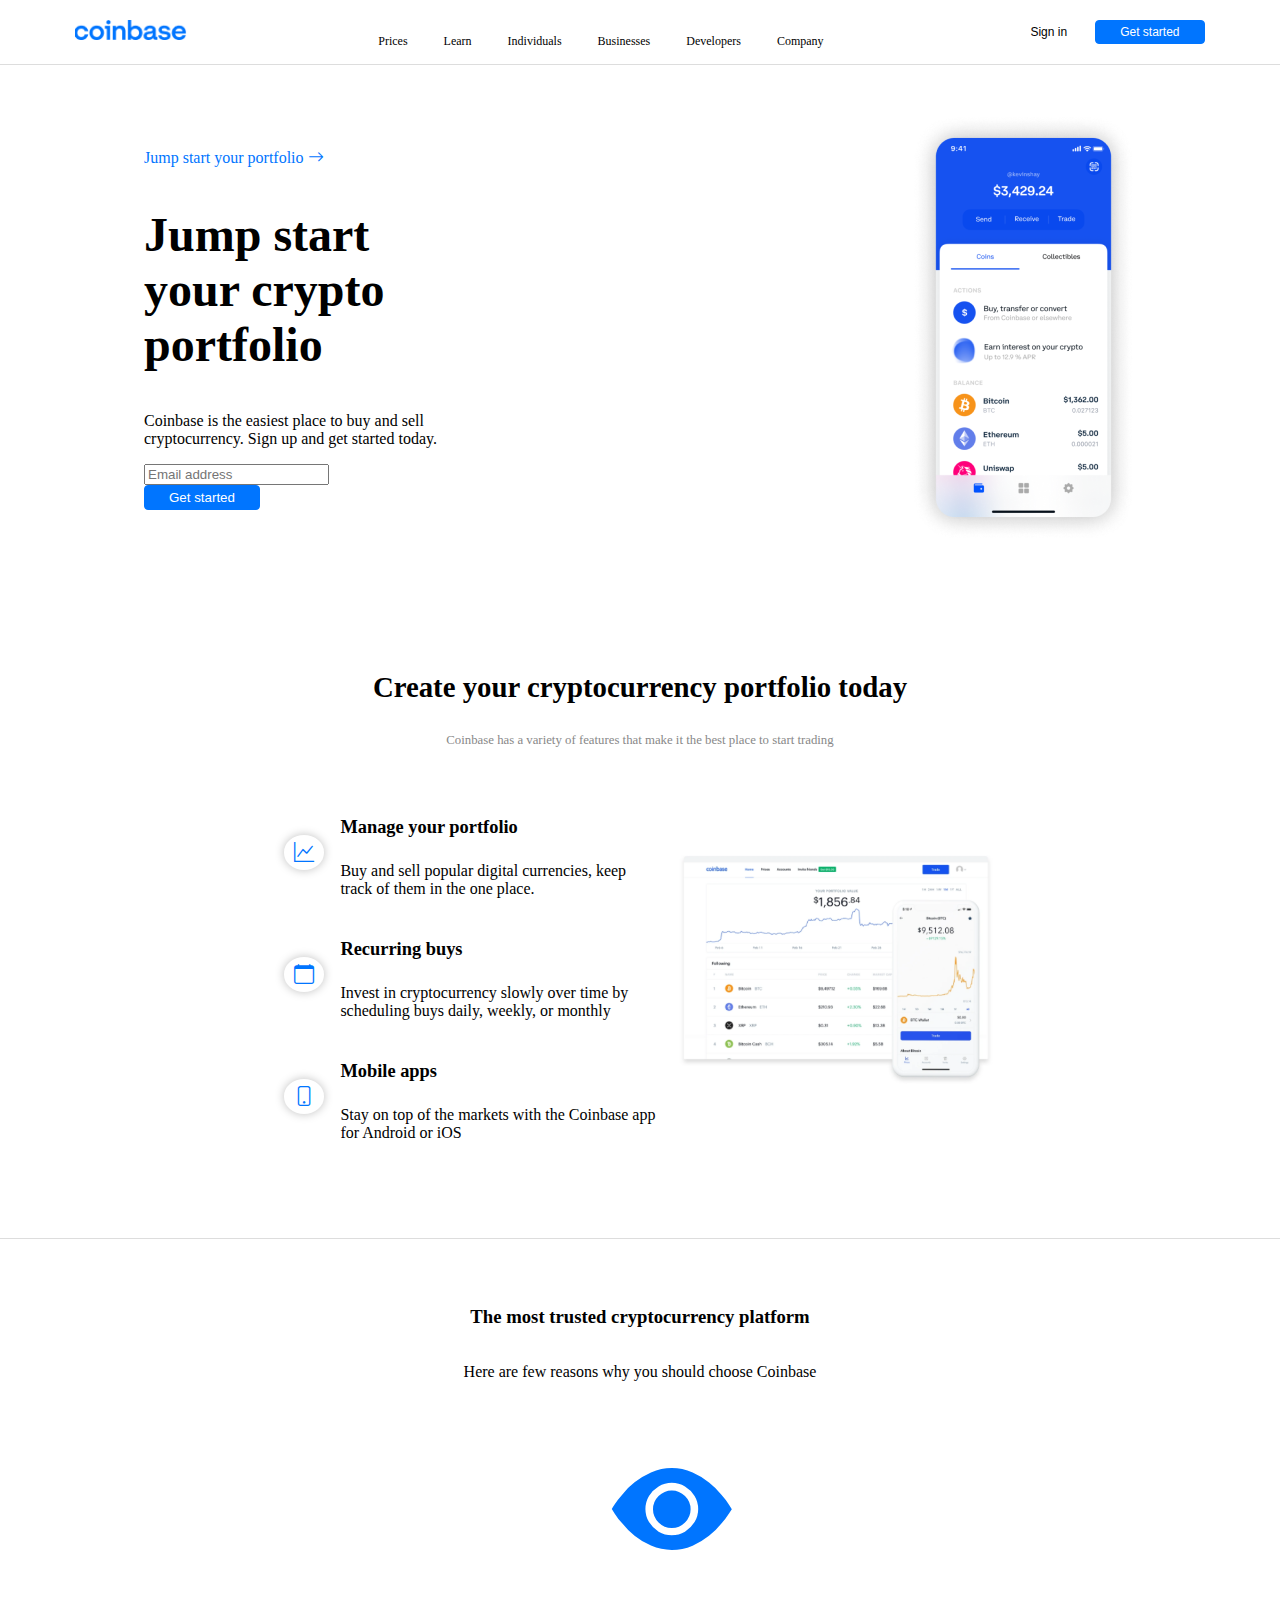
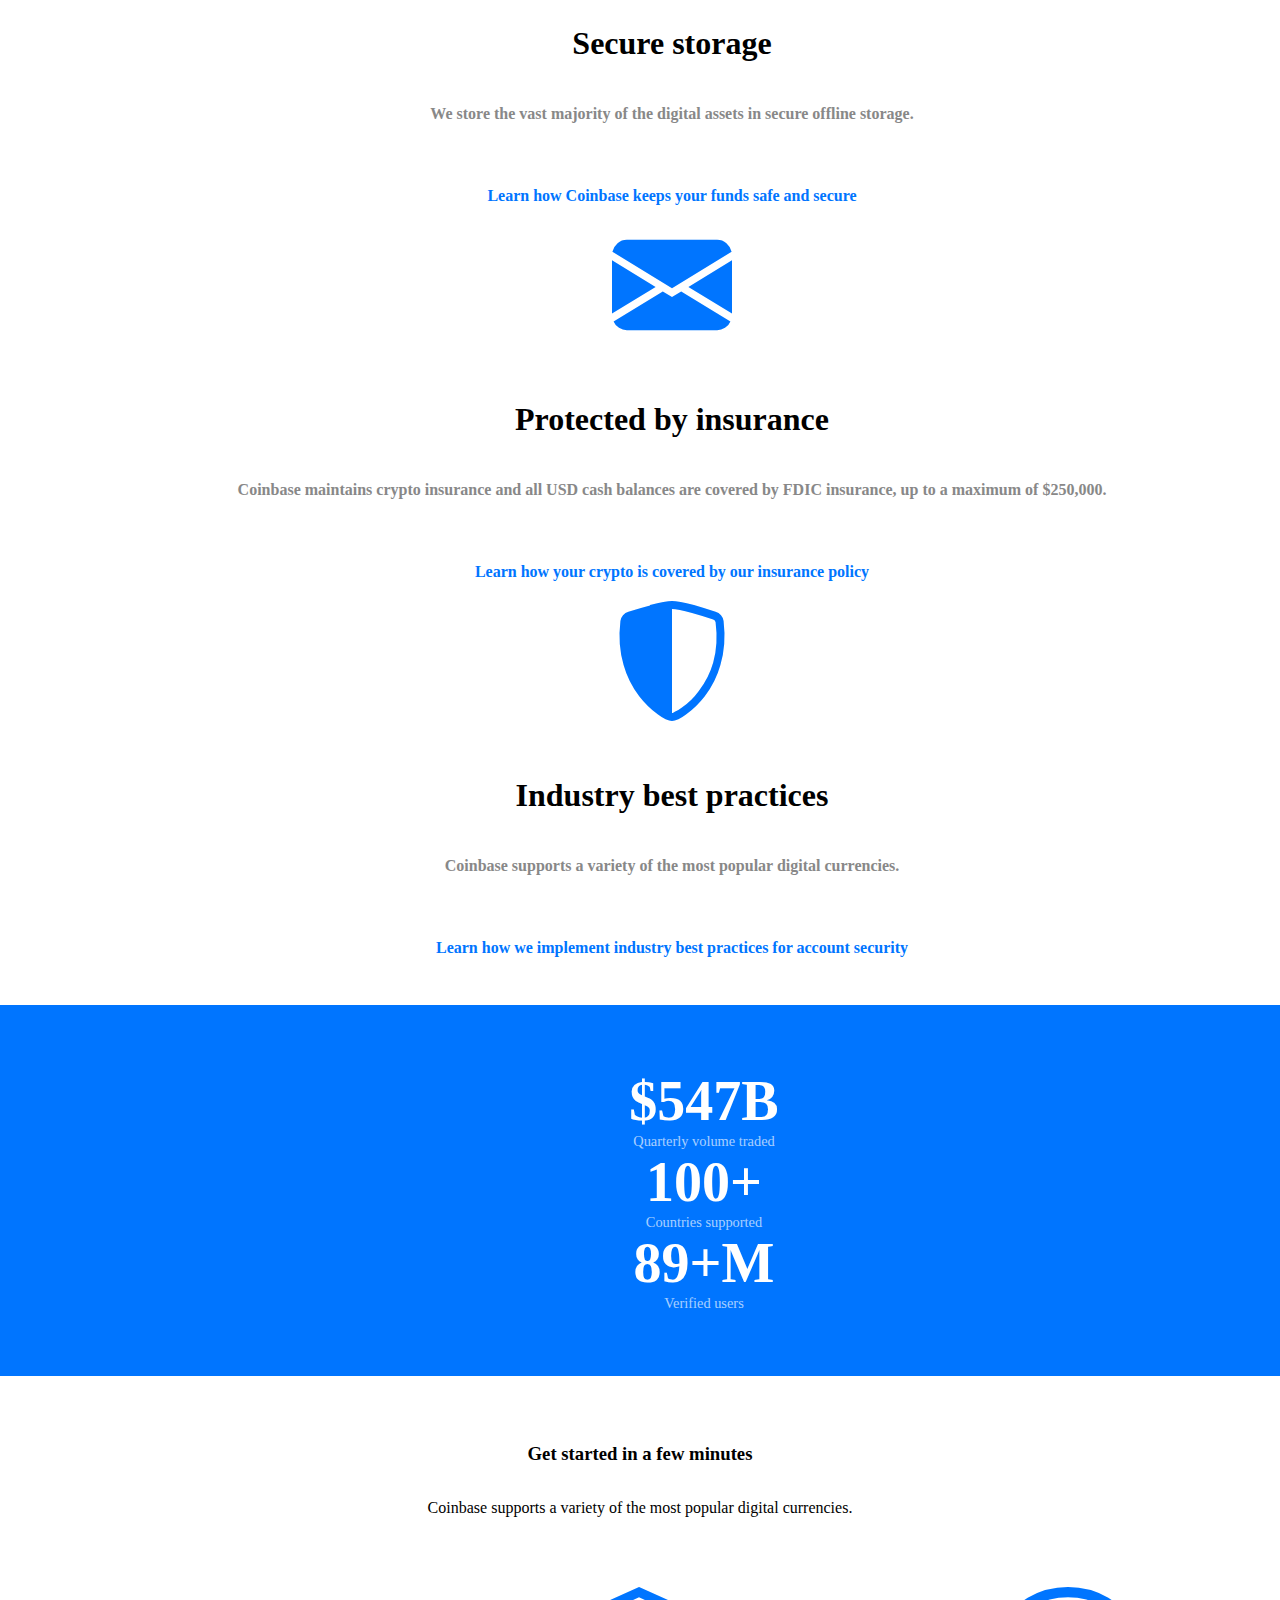
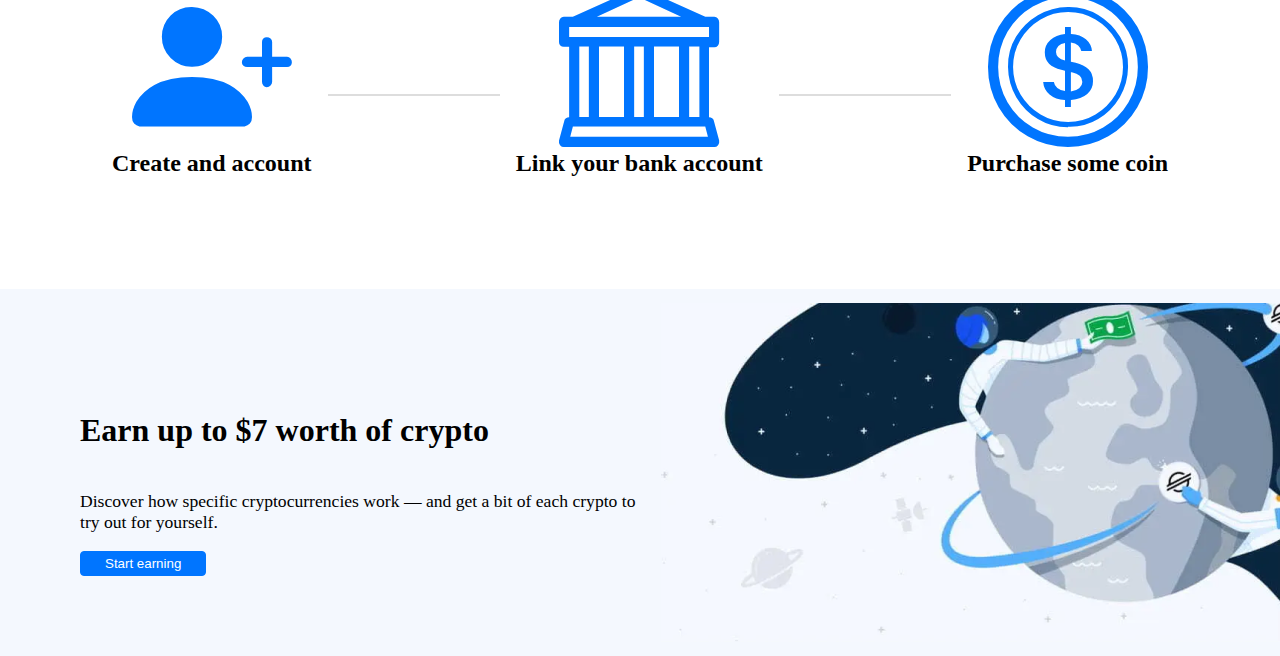
<file: Coinbase/index.html>
<!DOCTYPE html>
<html lang="en">
<head>
    <meta charset="UTF-8">
    <meta http-equiv="X-UA-Compatible" content="IE=edge">
    <meta name="viewport" content="width=device-width, initial-scale=1.0">
    <title>Proyecto Final</title>
    <link href="https://cdn.jsdelivr.net/npm/bootstrap@5.2.3/dist/css/bootstrap.min.css" rel="stylesheet" integrity="sha384-rbsA2VBKQhggwzxH7pPCaAqO46MgnOM80zW1RWuH61DGLwZJEdK2Kadq2F9CUG65" crossorigin="anonymous">
    <link rel="stylesheet" href="https://cdn.jsdelivr.net/npm/bootstrap-icons@1.10.3/font/bootstrap-icons.css">
    <link rel="stylesheet" href="css/styles.css">
</head>

<body>
    <nav class="nav">
        <div class="logo">
            <a href="#">
                <img src="assets/img/Logo.png" alt="logo"/>
            </a>
        </div>  
        <div class="menu d-none d-md-block">
            <ul class="main-menu">
                <li><a href="#">Prices</a></li>
                <li><a href="#">Learn</a></li>
                <li><a href="#">Individuals</a></li>
                <li><a href="#">Businesses</a></li>
                <li><a href="#">Developers</a></li>
                <li><a href="#">Company</a></li>
            </ul>
        </div>
        <div class="get-started">
            <button class="btn-sec-s">Sign in</button>
            <button class="btn-main-s">Get started</button>
        </div>
    </nav>

    <section class="sec-home">
        <div class="home-cta">
            <div class="cta-text">
                <span>Jump start your portfolio</span>
                <i class="bi bi-arrow-right"></i>
            </div>
            <h2 class="home-title h1">Jump start your crypto portfolio</h2>
            <p class="home-description">Coinbase is the easiest place to buy and sell cryptocurrency. Sign up and get started today.</p>
            <div class="lead-magnet row align-items-center">
                <div class="col input-col">
                    <input type="text" class="form-control input-text" placeholder="Email address"/>
                </div>
                <div class="col">
                    <button class="btn-main">Get started</button>
                </div>
            </div>
        </div>
        <div class="home-img d-none d-md-block">
            <img src="assets/img/Wallet.png" alt="wallet" />
        </div>
    </section>

    <section class="sec-features">
        <div class="intro">
            <h3>Create your cryptocurrency portfolio today</h3>
            <p>Coinbase has a variety of features that make it the best place to start trading</p>
        </div>
        <div class="features">
            <div class="text">
                <div class="feature">
                    <span class="icon-sm">
                        <i class="bi bi-graph-up"></i>
                    </span>
                    <div class="description">
                        <h4 class="description-title">Manage your portfolio</h4>
                        <p class="description-text">Buy and sell popular digital currencies, keep track of them in the one place.</p>
                    </div>
                </div>
                <div class="feature">
                    <span class="icon-sm">
                        <i class="bi bi-calendar"></i>
                    </span>
                    <div class="description">
                        <h4 class="description-title">Recurring buys</h4>
                        <p class="description-text">Invest in cryptocurrency slowly over time by scheduling buys daily, weekly, or monthly</p>
                    </div>
                </div>
                <div class="feature">
                    <span class="icon-sm">
                        <i class="bi bi-phone"></i>
                    </span>
                    <div class="description">
                        <h4 class="description-title">Mobile apps</h4>
                        <p class="description-text">Stay on top of the markets with the Coinbase app for Android or iOS</p>
                    </div>
                </div>
            </div>
            <div class="image d-none d-md-block">
                <img src="assets/img/Chart.png" alt="chart" />
            </div>
        </div>
    </section>

    <section class="sec-benefits">
        <div class="intro">
            <h3>The most trusted cryptocurrency platform</h3>
            <p>Here are few reasons why you should choose Coinbase</p>
        </div>
        <div class="benefit-cards row">

            <div class="benefit col-md">
                <i class="bi bi-eye-fill"></i>
                <div class="description">
                    <h4 class="title">Secure storage</h4>
                    <p class="text">We store the vast majority of the digital assets in secure offline storage.</p>
                </div>
                <p class="cta">Learn how Coinbase keeps your funds safe and secure</p>
            </div>
            
            <div class="benefit col-md">
                <i class="bi bi-envelope-fill"></i>
                <div class="description">
                    <h4 class="title">Protected by insurance</h4>
                    <p class="text">Coinbase maintains crypto insurance and all USD cash balances are covered by FDIC insurance, up to a maximum of $250,000.</p>
                </div>
                <p class="cta">Learn how your crypto is covered by our insurance policy</p>
            </div>

            <div class="benefit col-md">
                <i class="bi bi-shield-shaded"></i>
                <div class="description">
                    <h4 class="title">Industry best practices</h4>
                    <p class="text">Coinbase supports a variety of the most popular digital currencies.</p>
                </div>
                <p class="cta">Learn how we implement industry best practices for account security</p>
            
            </div>
        
        </div>
    </section>

    <section class="sec-kpis row">

        <div class="kpi col-md">
            <span class="number">$547B</span>
            <span class="desc">Quarterly volume traded</span>
        </div>

        <div class="kpi col-md">
            <span class="number">100+</span>
            <span class="desc">Countries supported</span>
        </div>

        <div class="kpi col-md">
            <span class="number">89+M</span>
            <span class="desc">Verified users</span>
        </div>

    </section>

    <section class="sec-onboarding">
        <div class="intro">
            <h3>Get started in a few minutes</h3>
            <p>Coinbase supports a variety of the most popular digital currencies.</p>
        </div>
        <div class="steps">
            <div class="icon-desc">
                <i class="bi bi-person-plus-fill"></i>
                <h4 class="title">
                    Create and account
                </h4>
            </div>

            <div class="step-separator"></div>
            <div class="icon-desc">
                <i class="bi bi-bank"></i>
                <h4 class="title">
                    Link your bank account
                </h4>
            </div>

            <div class="step-separator"></div>
            <div class="icon-desc">
                <i class="bi bi-coin"></i>
                <h4 class="title">
                    Purchase some coin
                </h4>
            </div>

        </div>
    </section>

    <section class="sec-footer-cta">
        <div class="footer-cta">
            <h4 class="cta-title">Earn up to $7 worth of crypto</h4>
            <p class="cta-description">Discover how specific cryptocurrencies work — and get a bit of each crypto to try out for yourself.</p>
            <button class="btn-main">Start earning</button>
        </div>
    </section>
</body>

<script 
src="https://cdn.jsdelivr.net/npm/bootstrap@5.2.3/dist/js/bootstrap.bundle.min.js" 
integrity="sha384-kenU1KFdBIe4zVF0s0G1M5b4hcpxyD9F7jL+jjXkk+Q2h455rYXK/7HAuoJl+0I4" 
crossorigin="anonymous">
</script>
</html>
</file>
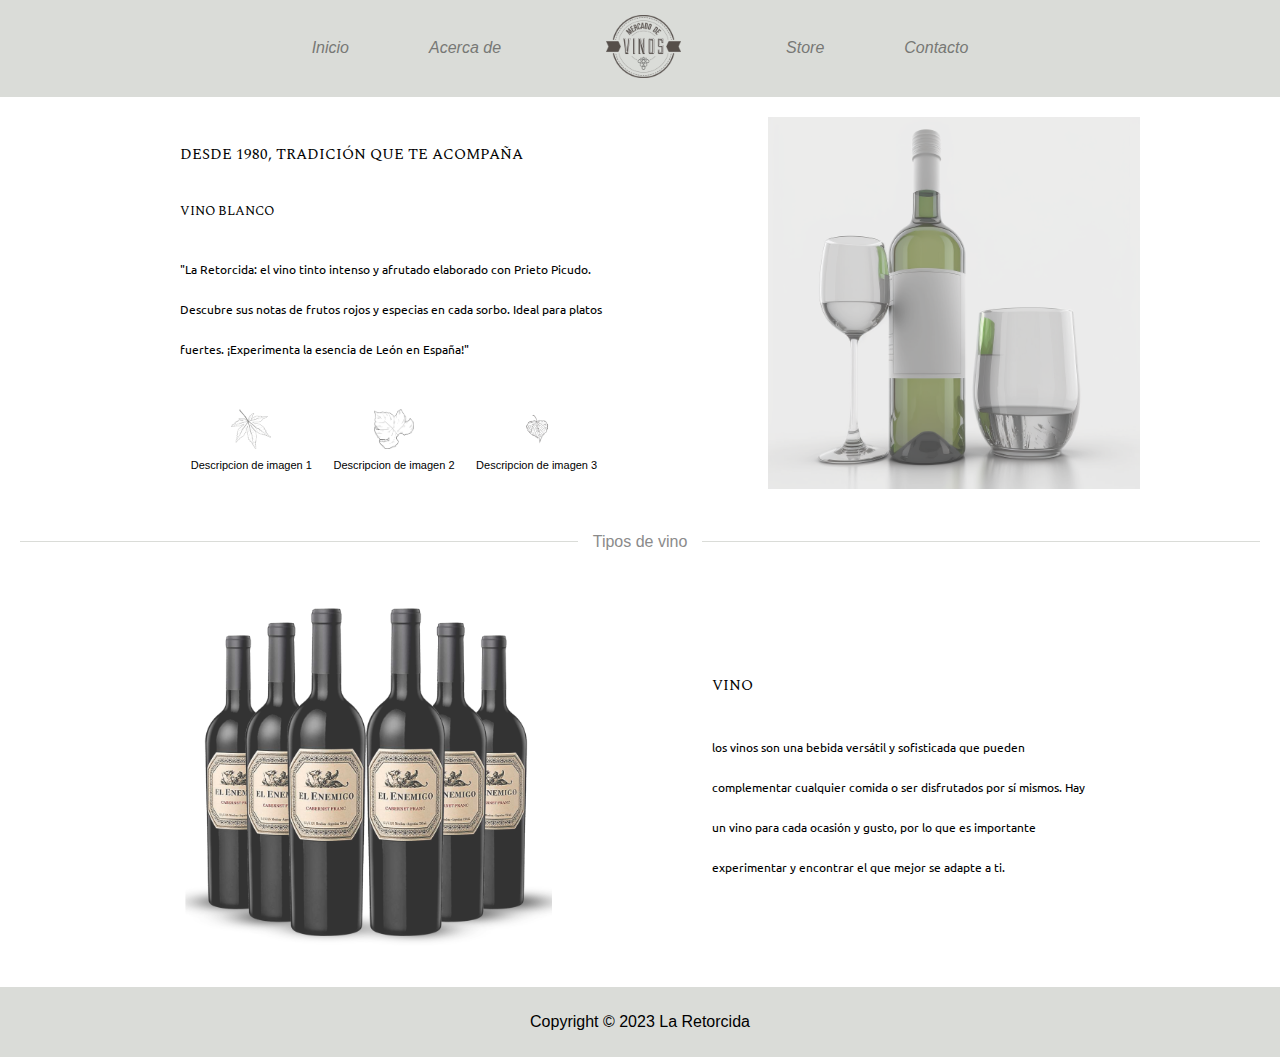
<file: Presentación vino/index.html>
﻿<!DOCTYPE html>

<html lang="en">
<head>
    <meta charset="utf-8" />
    <meta name="viewport" content="width=device-width, initial-scale=1">
    <title>Vino</title>
    <link rel="stylesheet" href="css/styles.css" />

</head>
<body>
    <header>
            <nav>
                <ul>
                    <li><a href="#inicio">Inicio</a></li>
                    <li><a href="#acerca-de">Acerca de</a></li>
                    <li><img src="img/logo.png" /></li>
                    <li><a href="#store">Store</a></li>
                    <li><a href="#contacto">Contacto</a></li>
                </ul>
            </nav>
    </header>

    <main>

        <div class="container">
            <div class="text">
                <p class="titulo-descripcion">
                    DESDE 1980, TRADICIÓN QUE TE ACOMPAÑA
                </p>
                <p class="titulo-producto">
                    VINO BLANCO
                </p>
                <p class="descripcion">
                    "La Retorcida: el vino tinto intenso y afrutado elaborado con Prieto Picudo.
                    Descubre sus notas de frutos rojos y especias en cada sorbo.
                    Ideal para platos fuertes. ¡Experimenta la esencia de León en España!"
                </p>
                <div class="imagenes">
                    <div class="img-text">
                        <img src="img/hoja1.png" alt="hoja 1"/>
                        <p> Descripcion de imagen 1</p>
                    </div>
                    <div class="img-text">
                        <img src="img/hoja2.png" alt="hoja 2"/>
                        <p> Descripcion de imagen 2</p>
                    </div>
                    <div class="img-text">
                        <img src="img/hoja3.png" alt="hoja 3"/>
                        <p> Descripcion de imagen 3</p>
                    </div>
                </div>
            </div>
            <div class="image">
                <img src="img/vinoycopa.png" alt="Imagen de vino">
            </div>
        </div>
       
        <div class="separator">
            <hr />
            <span>Tipos de vino</span>
            <hr />
        </div>

        <div class="container-2">
            <div class="image-2">
                <img src="img/vino2.png" alt="vinos"/>
            </div>
            <div class="text-2">
                <p class="text-vino-2">VINO</p>
                <p class="descripcion-2">
                    los vinos son una bebida versátil y sofisticada que pueden 
                    complementar cualquier comida o ser disfrutados por sí mismos. 
                    Hay un vino para cada ocasión y gusto, por lo que es importante
                    experimentar y encontrar el que mejor se adapte a ti.
                </p>
            </div>
        </div>
        
    </main>

    <footer>
        <p>Copyright © 2023 La Retorcida</p>
    </footer>
</body>
</html>
</file>
<file: Coinbase/css/styles.css>
.btn-main, .btn-main-s {
  padding: 0.25rem 1.5rem;
  border-radius: 0.25rem;
  background-color: #0075FF;
  color: white;
  border: solid 1px #0075FF;
}
.btn-main:hover, .btn-main-s:hover {
  background-color: white;
  color: #0075FF;
}
.btn-main-s {
  font-size: 0.75rem;
  padding: 0.1rem 1 rem;
}

.btn-sec, .btn-sec-s {
  padding: 0.25rem 1.5rem;
  border-radius: 0.25rem;
  color: #000000;
  background-color: transparent;
  border: none;
}
.btn-sec:hover, .btn-sec-s:hover {
  color: #888;
}
.btn-sec-s {
  font-size: 0.75rem;
  padding: 0.1rem 1 rem;
}

.main-menu {
  margin-bottom: 0;
}
.main-menu li {
  list-style: none;
  display: inline;
  font-size: 0.75rem;
  margin-right: 2rem;
}
.main-menu li a {
  color: #000;
  text-decoration: none;
}
.main-menu li a:hover {
  text-decoration: underline;
}

.icon-sm i {
  font-size: 1.25rem;
  padding: 0.4rem 0.65rem;
  border-radius: 50%;
  box-shadow: 0 0 10px rgba(0, 0, 0, 0.2509803922);
  color: #0075FF;
}

.benefit {
  display: flex;
  flex-direction: column;
}
.benefit i {
  color: #0075FF;
  font-size: 7.5rem;
  text-align: center;
}
.benefit .description .title {
  font-size: 2rem;
  text-align: center;
}
.benefit .description .text {
  color: #888;
  font-weight: 600;
  text-align: center;
}
.benefit .cta {
  margin-top: 3rem;
  color: #0075FF;
  font-weight: 600;
  text-align: center;
}

.icon-desc {
  display: flex;
  flex-direction: column;
  align-items: center;
  justify-content: center;
}
.icon-desc i {
  color: #0075FF;
  font-size: 10rem;
  padding: 0;
}
.icon-desc .title {
  margin-top: -1rem;
  font-size: 1.5rem;
  font-weight: 600;
}

html {
  min-width: 100vw;
}

body {
  padding: 0;
  margin: 0;
}

.nav {
  display: flex;
  align-items: center;
  justify-content: space-around;
  width: 100%;
  height: 4rem;
  border-bottom: solid 1px #ddd;
}

.logo img {
  max-width: 7rem;
}

.sec-home {
  display: flex;
  align-items: center;
  max-width: 992px;
  margin: auto;
  width: 100%;
  padding: 3rem;
}
.sec-home .home-cta {
  flex: 1;
}
.sec-home .home-cta .cta-text {
  color: #0075FF;
}
.sec-home .home-cta .home-title {
  width: 20rem;
  font-size: 3rem;
}
.sec-home .home-cta .home-description {
  width: 300px;
}
.sec-home .home-cta .lead-magnet .input-col {
  max-width: 200px;
}

.sec-features, .sec-onboarding .intro, .sec-benefits .intro {
  max-width: 992px;
  margin: auto;
  width: 100%;
  padding: 3rem;
  display: flex;
  flex-direction: column;
  align-items: center;
}
.sec-features .intro, .sec-onboarding .intro .intro, .sec-benefits .intro .intro {
  text-align: center;
}
.sec-features .intro h3, .sec-onboarding .intro .intro h3, .sec-benefits .intro .intro h3 {
  font-size: 1.8rem;
}
.sec-features .intro p, .sec-onboarding .intro .intro p, .sec-benefits .intro .intro p {
  font-size: 0.8rem;
  color: #888;
}
.sec-features .features, .sec-onboarding .intro .features, .sec-benefits .intro .features {
  display: flex;
  gap: 1rem;
  align-items: center;
}
.sec-features .features .text, .sec-onboarding .intro .features .text, .sec-benefits .intro .features .text {
  padding: 2rem 0;
  flex: 1;
}
.sec-features .features .text .feature, .sec-onboarding .intro .features .text .feature, .sec-benefits .intro .features .text .feature {
  display: flex;
  flex-direction: row;
  align-items: center;
}
.sec-features .features .text .feature .description, .sec-onboarding .intro .features .text .feature .description, .sec-benefits .intro .features .text .feature .description {
  margin-left: 1rem;
  max-width: 20rem;
}
.sec-features .features .text .feature .description .description-title, .sec-onboarding .intro .features .text .feature .description .description-title, .sec-benefits .intro .features .text .feature .description .description-title {
  font-size: 1.15rem;
}
.sec-features .features .text .feature .description .description-text, .sec-onboarding .intro .features .text .feature .description .description-text, .sec-benefits .intro .features .text .feature .description .description-text {
  font-size: 1rem;
}
.sec-features .features .image img, .sec-onboarding .intro .features .image img, .sec-benefits .intro .features .image img {
  max-width: 20rem;
}

.sec-benefits {
  border-top: 1px solid #ddd;
}
.sec-benefits .benefit-cards {
  width: 100%;
  padding: 0 2rem 2rem 2rem;
}

.sec-kpis {
  background-color: #0075FF;
  color: white;
  padding: 4rem;
  width: 100%;
}
.sec-kpis .kpi {
  display: flex;
  flex-direction: column;
  align-items: center;
}
.sec-kpis .kpi .number {
  font-size: 3.5rem;
  font-weight: 600;
}
.sec-kpis .kpi .desc {
  font-size: 0.9rem;
  color: rgba(255, 255, 255, 0.6666666667);
}

.sec-onboarding .steps {
  padding: 0 7rem 5rem 7rem;
  display: flex;
  align-items: center;
  justify-content: center;
}
.sec-onboarding .steps .step-separator {
  flex: 1;
  border-top: 2px solid #ddd;
  margin: 0 1rem;
}

.sec-footer-cta {
  background-color: #f4f8fe;
  padding: 5rem;
  background-image: url("../assets/img/bg.png");
  background-repeat: no-repeat;
  background-position: 100%;
}
.sec-footer-cta .footer-cta {
  width: 50%;
}
.sec-footer-cta .footer-cta .cta-title {
  font-size: 2rem;
}
.sec-footer-cta .footer-cta .cta-description {
  font-size: 1.1rem;
}

@media (max-width: 768px) {
  .sec-onboarding .steps {
    flex-direction: column;
  }
  .sec-onboarding .steps .icon-desc .title {
    text-align: center;
  }
  .sec-footer-cta {
    background-image: none;
  }
  .sec-footer-cta .footer-cta {
    width: 100%;
    text-align: center;
  }
  .sec-benefits .intro {
    text-align: center;
  }
  .sec-benefits h3 {
    font-size: 2rem;
  }
  .sec-features .intro h3, .sec-benefits .intro .intro h3, .sec-onboarding .intro .intro h3 {
    font-size: 2rem;
  }
  .sec-features .intro p, .sec-benefits .intro .intro p, .sec-onboarding .intro .intro p {
    font-size: 1rem;
  }
}

/*# sourceMappingURL=styles.css.map */
</file>
<file: Presentación vino/css/styles.css>
﻿@import url('https://fonts.googleapis.com/css2?family=Ubuntu:ital,wght@1,500&display=swap');
@import url('https://fonts.googleapis.com/css2?family=Spectral:wght@700&display=swap');

body {
    font-family: Arial, sans-serif;
    margin: 0;
    padding: 0;
}

/* HEADER */
header {
    position:sticky;
    background-color: #DADCD8;
    padding: 15px;
    text-align: center;
    z-index:2;
    top:0;
}
nav ul {
    list-style: none;
    margin: 0;
    padding: 0;
    display: flex;
    justify-content: center;
    align-items: center;
}
nav a {
    color: #777875;
    text-decoration: none;
    font-style: italic;
    margin: 0 40px;
}
li img {
    width: 75px;
    margin: 0 65px;
    opacity: 0.7;
}
li img:hover {
        cursor: pointer;
        opacity: 1;
    }
li a:hover{
    color:black;
}

/* MAIN */
main {
    padding: 20px;
    background-color: white ;
}

/* 1ERA COLUMNA*/
.container {
    display: flex;
    align-items: center;
}

/* texto de la izquierda */
.text {
    flex: 1;
    padding:0 160px;
}
.text .descripcion{
        font-family: 'Ubuntu', sans-serif;
        font-size: 12px;
        line-height: 40px;
        padding-top:15px;
    }
.text .titulo-descripcion {
        font-family: 'Spectral', serif;
        font-size: 15px;
    }
.text .titulo-producto {
        font-family: 'Spectral', serif;
        font-size: 13px;
        margin-top:35px;
    }

/* 3 fotos de las hojas */
.imagenes{
        display:flex;
        margin-top: 40px;
        justify-content:space-around;
    }
.imagenes .img-text img{
        width:40px;
        height:40px;
        opacity:0.6;
        margin:auto;
    }
.imagenes img:hover{
        opacity:1;
    }
.imagenes div p {
        font-size: 11px;
        margin-top: 10px;
    }
.img-text {
        display: flex;
        flex-direction: column;
        align-items: center;
     }

/* foto a la derecha del vino */
.image {
        width: 30%;
        margin: 0 120px 0 0;
 }
.image img {
            width: 100%;
            height: auto;
            opacity:0.8;
    }
.image img:hover{
    opacity:1;
}

/* separador */
.separator {
    display: flex;
    width: 100%;
    gap: 15px;
    margin: 40px 0;
}
.separator hr {
     flex-grow: 1;
     border: none;
     border-top: 1px solid #DADCD8;
 }
.separator span {
    color: #8b8b8b;
}

/* 2DA COLUMNA */
.container-2 {
    display: flex;
    align-items: center;
}

/* foto a la izquierda los vinos */
.image-2{
    width:30%;
    margin: 0 0 0 160px;
}
.image-2 img{
    width:100%;
    opacity:0.8;
}
.image-2 img:hover{
    opacity:1;
}

/* texto a la derecha*/
.text-2 {
    flex: 1;
    padding: 0 160px;
    margin:0;
}
.text-2 .descripcion-2{
    font-family: 'Ubuntu', sans-serif;
    font-size: 12px;
    line-height: 40px;
    padding-top: 15px;
}
.text-2 .text-vino-2 {
    font-family: 'Spectral', serif;
    font-size:15px;
}

/*RESPONSIVE*/
@media (max-width: 1100px) {
    .container,.container-2 {
        flex-direction: column;
    }
    .text, .text-2 {
        width: 50%;
    }
    .image, .image-2 {
        width: 30%;
        margin:60px 0;
        justify-content:space-around;
    }
    .imagenes{
        width:100%;
    }
}

    /* FOOTER */
footer {
    background-color: #DADCD8;
    padding: 10px;
    text-align: center;
}
</file>
